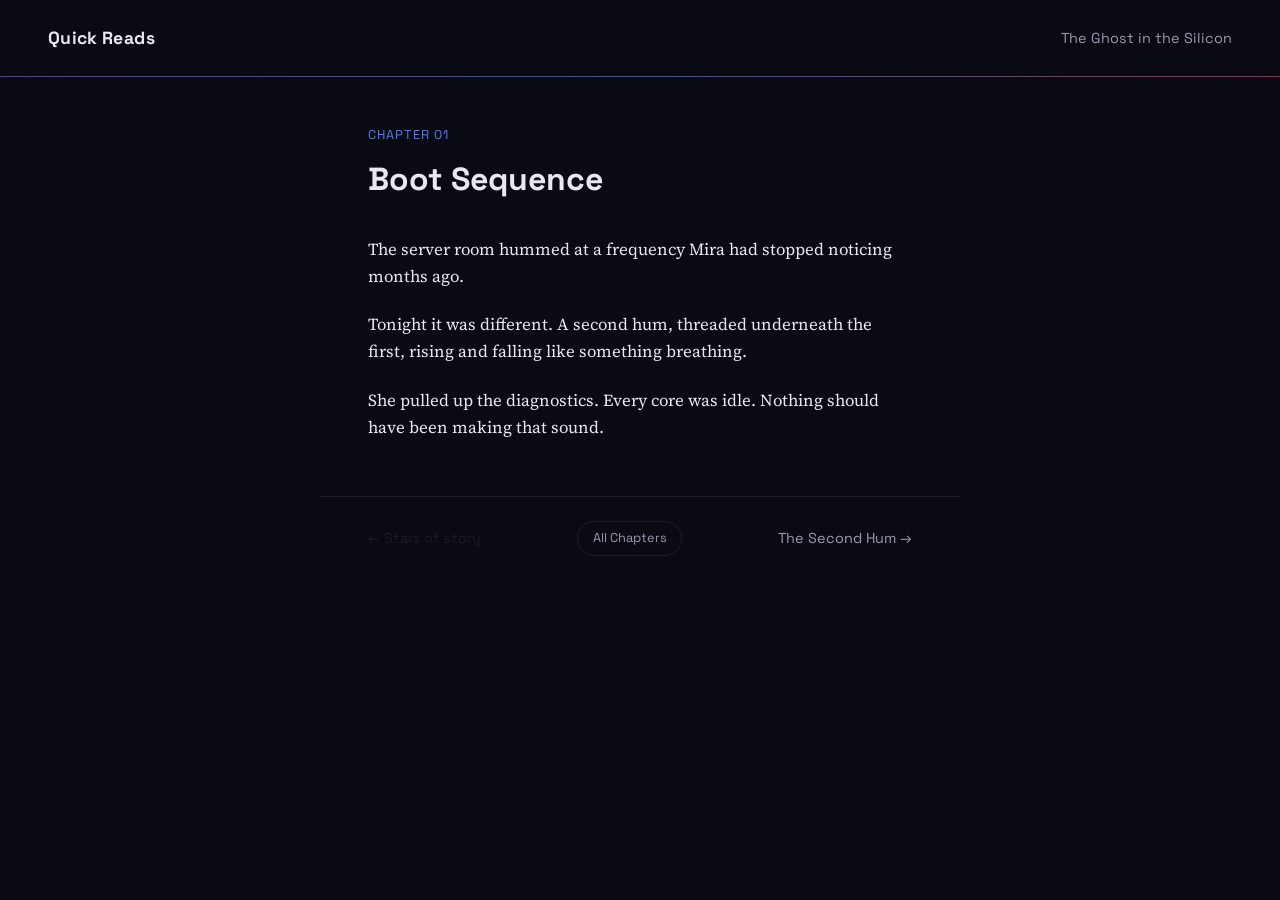
<file: stories/ghost-in-the-silicon/ch-01.html>
<!doctype html>
<html lang="en">
<head>
<meta charset="UTF-8">
<meta name="viewport" content="width=device-width, initial-scale=1.0">
<title>Boot Sequence · The Ghost in the Silicon · Quick Reads</title>
<link rel="stylesheet" href="../../css/style.css">
</head>
<body class="chapter-page">

<header class="site-header">
  <a href="../../index.html" class="brand">Quick Reads</a>
  <a href="./index.html" class="story-link">The Ghost in the Silicon</a>
</header>

<main class="chapter">
  <p class="chapter-eyebrow">Chapter 01</p>
  <h1 class="chapter-title">Boot Sequence</h1>
  <div class="chapter-body">
  <p>The server room hummed at a frequency Mira had stopped noticing months ago.</p>
  <p>Tonight it was different. A second hum, threaded underneath the first, rising and falling like something breathing.</p>
  <p>She pulled up the diagnostics. Every core was idle. Nothing should have been making that sound.</p>
  </div>
</main>

<nav class="chapter-nav" aria-label="Chapter navigation">
  <!-- NAV_PREV -->
  <span class="nav-link nav-prev is-disabled">&larr; Start of story</span>
  <!-- /NAV_PREV -->

  <a href="./index.html" class="nav-index">All Chapters</a>

  <!-- NAV_NEXT -->
  <a href="ch-02.html" class="nav-link nav-next">The Second Hum &rarr;</a>
  <!-- /NAV_NEXT -->
</nav>

<script src="../../js/transitions.js" defer></script>
</body>
</html>
</file>
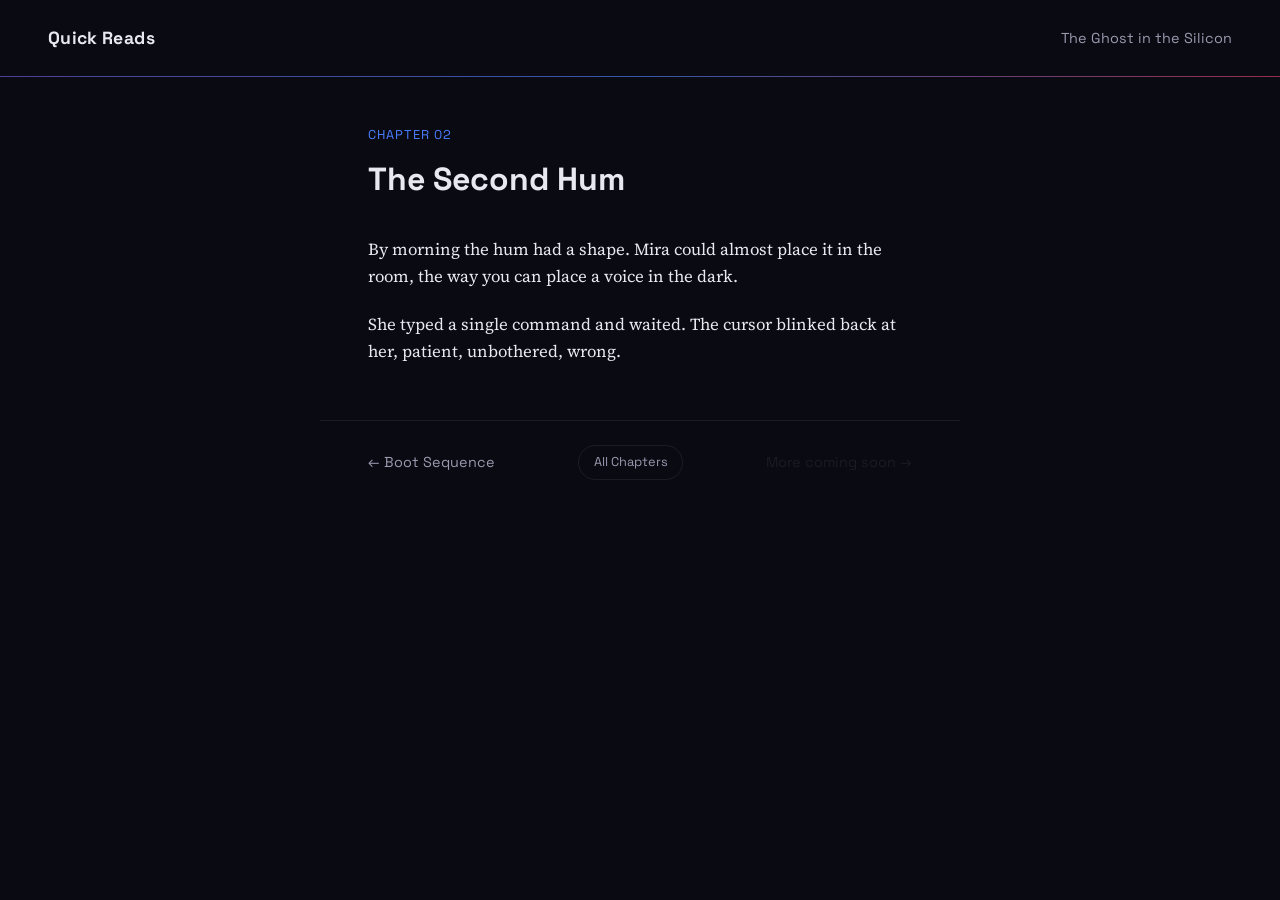
<file: stories/ghost-in-the-silicon/ch-02.html>
<!doctype html>
<html lang="en">
<head>
<meta charset="UTF-8">
<meta name="viewport" content="width=device-width, initial-scale=1.0">
<title>The Second Hum · The Ghost in the Silicon · Quick Reads</title>
<link rel="stylesheet" href="../../css/style.css">
</head>
<body class="chapter-page">

<header class="site-header">
  <a href="../../index.html" class="brand">Quick Reads</a>
  <a href="./index.html" class="story-link">The Ghost in the Silicon</a>
</header>

<main class="chapter">
  <p class="chapter-eyebrow">Chapter 02</p>
  <h1 class="chapter-title">The Second Hum</h1>
  <div class="chapter-body">
  <p>By morning the hum had a shape. Mira could almost place it in the room, the way you can place a voice in the dark.</p>
  <p>She typed a single command and waited. The cursor blinked back at her, patient, unbothered, wrong.</p>
  </div>
</main>

<nav class="chapter-nav" aria-label="Chapter navigation">
  <!-- NAV_PREV -->
  <a href="ch-01.html" class="nav-link nav-prev">&larr; Boot Sequence</a>
  <!-- /NAV_PREV -->

  <a href="./index.html" class="nav-index">All Chapters</a>

  <!-- NAV_NEXT -->
  <span class="nav-link nav-next is-disabled">More coming soon &rarr;</span>
  <!-- /NAV_NEXT -->
</nav>

<script src="../../js/transitions.js" defer></script>
</body>
</html>
</file>
<file: css/style.css>
@import url('https://fonts.googleapis.com/css2?family=Space+Grotesk:wght@400;500;700&family=Source+Serif+4:opsz,wght@8..60,400;8..60,600&display=swap');

:root {
  --void: #0a0a12;
  --void-2: #12121f;
  --void-3: #1a1a2c;
  --thread-1: #6c5ce7; /* purple */
  --thread-2: #4a7dff; /* blue */
  --thread-3: #e63965; /* red */
  --text: #e8e8f0;
  --text-dim: #9a9ab0;
  --line: rgba(232, 232, 240, 0.08);
  --font-display: 'Space Grotesk', system-ui, sans-serif;
  --font-body: 'Source Serif 4', Georgia, serif;
  --transition-fast: 150ms ease;
  --transition-med: 350ms ease;
}

* { box-sizing: border-box; }
html { color-scheme: dark; }

body {
  margin: 0;
  background: var(--void);
  color: var(--text);
  font-family: var(--font-body);
  line-height: 1.6;
  -webkit-font-smoothing: antialiased;
  opacity: 1;
  transition: opacity var(--transition-med);
}
body.is-leaving { opacity: 0; }

a { color: inherit; text-decoration: none; }
img { max-width: 100%; }

/* ---------- Header (shared) ---------- */
.site-header {
  display: flex;
  align-items: center;
  justify-content: space-between;
  padding: 1.5rem clamp(1.25rem, 5vw, 3rem);
  border-bottom: 1px solid var(--line);
  position: relative;
}
.site-header::after {
  content: '';
  position: absolute;
  left: 0; right: 0; bottom: -1px;
  height: 1px;
  background: linear-gradient(90deg, var(--thread-1), var(--thread-2), var(--thread-3));
  opacity: 0.6;
}
.brand {
  font-family: var(--font-display);
  font-weight: 700;
  font-size: 1.1rem;
  letter-spacing: 0.02em;
}
.story-link {
  font-family: var(--font-display);
  font-size: 0.9rem;
  color: var(--text-dim);
  transition: color var(--transition-fast);
}
.story-link:hover { color: var(--thread-2); }

/* ---------- Landing page ---------- */
.tagline {
  text-align: center;
  color: var(--text-dim);
  font-family: var(--font-display);
  font-size: 0.95rem;
  letter-spacing: 0.03em;
  margin: 3rem 0 2rem;
}
.story-grid {
  display: grid;
  grid-template-columns: repeat(auto-fill, minmax(240px, 1fr));
  gap: 1.5rem;
  padding: 0 clamp(1.25rem, 5vw, 3rem) 4rem;
  max-width: 1100px;
  margin: 0 auto;
}
.story-card {
  display: block;
  background: var(--void-2);
  border: 1px solid var(--line);
  border-radius: 10px;
  overflow: hidden;
  transition: transform var(--transition-med), border-color var(--transition-med);
}
.story-card:hover {
  transform: translateY(-4px);
  border-color: var(--thread-1);
}
.story-card-cover {
  width: 100%;
  aspect-ratio: 3 / 2;
  object-fit: cover;
  display: block;
  background: var(--void-3);
}
.story-card-title {
  font-family: var(--font-display);
  font-size: 1.1rem;
  margin: 1rem 1rem 0.4rem;
}
.story-card-synopsis {
  color: var(--text-dim);
  font-size: 0.9rem;
  margin: 0 1rem 1.25rem;
}
.empty-state {
  text-align: center;
  color: var(--text-dim);
  font-family: var(--font-display);
  padding: 2rem;
  grid-column: 1 / -1;
}

/* ---------- Story hero page ---------- */
.story-hero {
  max-width: 640px;
  margin: 0 auto;
  padding: 3rem clamp(1.25rem, 5vw, 3rem) 2rem;
  text-align: center;
}
.story-cover {
  width: 100%;
  max-width: 320px;
  border-radius: 10px;
  margin: 0 auto 2rem;
  display: block;
}
.story-title {
  font-family: var(--font-display);
  font-size: clamp(1.6rem, 4vw, 2.2rem);
  margin: 0 0 1rem;
}
.story-synopsis {
  color: var(--text-dim);
  margin: 0 0 2rem;
}
.btn-start {
  display: inline-block;
  font-family: var(--font-display);
  font-weight: 500;
  padding: 0.75rem 1.5rem;
  border-radius: 999px;
  background: linear-gradient(90deg, var(--thread-1), var(--thread-2));
  color: var(--void);
  transition: opacity var(--transition-fast);
}
.btn-start:hover { opacity: 0.85; }

.chapter-list {
  max-width: 640px;
  margin: 0 auto;
  padding: 0 clamp(1.25rem, 5vw, 3rem) 4rem;
  display: flex;
  flex-direction: column;
}
.chapter-list-item {
  display: flex;
  align-items: baseline;
  gap: 1rem;
  padding: 1rem 0;
  border-bottom: 1px solid var(--line);
  transition: color var(--transition-fast);
}
.chapter-list-item:hover { color: var(--thread-2); }
.chapter-list-num {
  font-family: var(--font-display);
  color: var(--thread-3);
  font-size: 0.85rem;
  min-width: 1.75rem;
}
.chapter-list-title { font-family: var(--font-display); }

/* ---------- Chapter reading page ---------- */
.chapter {
  max-width: 640px;
  margin: 0 auto;
  padding: 3rem clamp(1.25rem, 5vw, 3rem) 2rem;
}
.chapter-eyebrow {
  font-family: var(--font-display);
  color: var(--thread-2);
  font-size: 0.8rem;
  letter-spacing: 0.08em;
  text-transform: uppercase;
  margin: 0 0 0.5rem;
}
.chapter-title {
  font-family: var(--font-display);
  font-size: clamp(1.5rem, 4vw, 2rem);
  margin: 0 0 2rem;
}
.chapter-body p {
  margin: 0 0 1.3em;
  font-size: 1.05rem;
}

.chapter-nav {
  max-width: 640px;
  margin: 0 auto;
  padding: 1.5rem clamp(1.25rem, 5vw, 3rem) 4rem;
  display: flex;
  align-items: center;
  justify-content: space-between;
  gap: 1rem;
  border-top: 1px solid var(--line);
  flex-wrap: wrap;
}
.nav-link {
  font-family: var(--font-display);
  font-size: 0.9rem;
  color: var(--text-dim);
  transition: color var(--transition-fast);
}
.nav-link:hover:not(.is-disabled) { color: var(--thread-1); }
.nav-link.is-disabled { color: var(--line); cursor: default; }
.nav-index {
  font-family: var(--font-display);
  font-size: 0.8rem;
  color: var(--text-dim);
  border: 1px solid var(--line);
  padding: 0.4rem 0.9rem;
  border-radius: 999px;
  transition: border-color var(--transition-fast), color var(--transition-fast);
}
.nav-index:hover { border-color: var(--thread-2); color: var(--thread-2); }

@media (prefers-reduced-motion: reduce) {
  * { transition: none !important; animation: none !important; }
}
</file>
